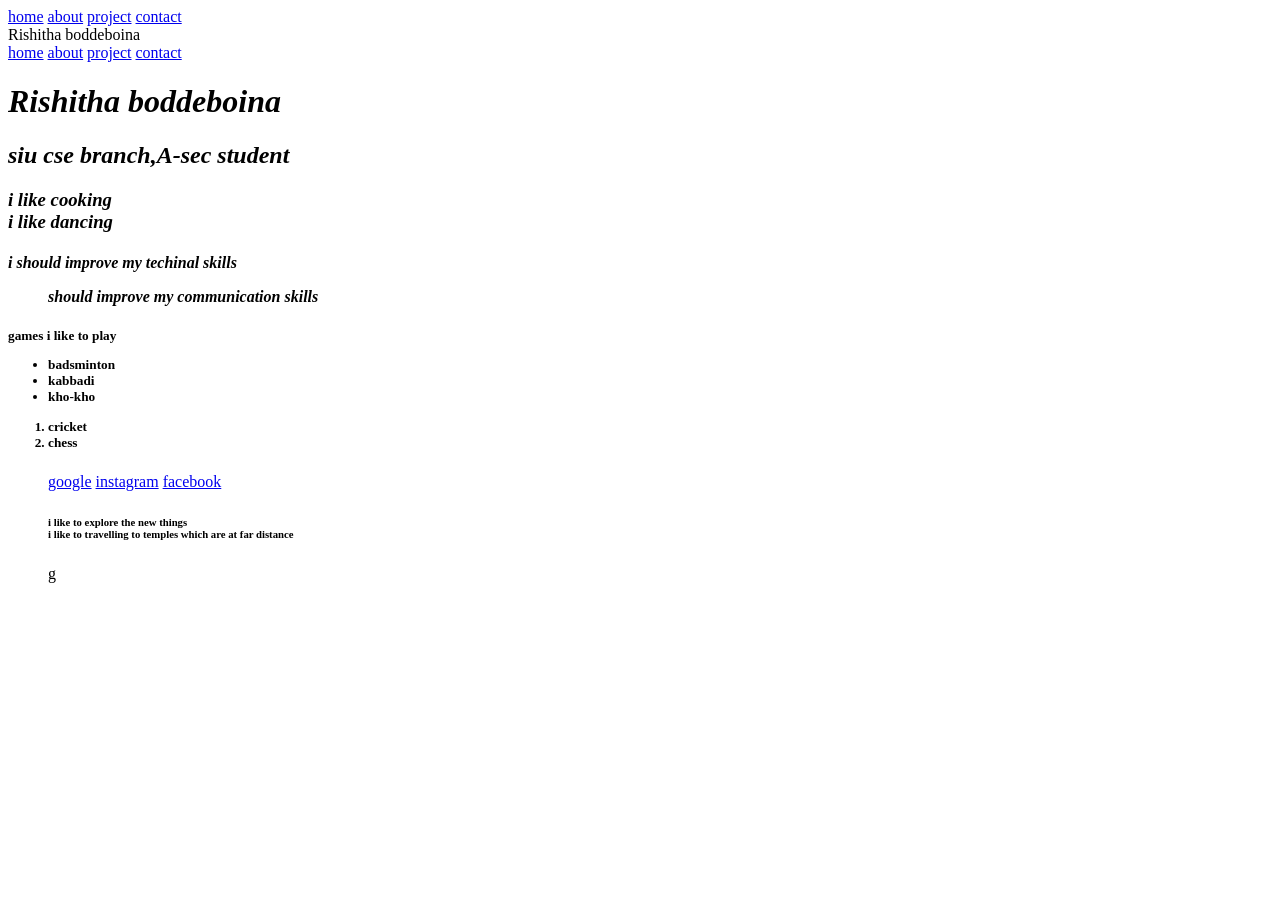
<file: index.html>
<!DOCTYPE html>
<html lang="en">
<head>
     <meta charset="UTF-8">
     <meta name="viewport" content="width=device-width, initial-scale=1.0">
     <title>Document</title>
     
</head>
<body>
        <header>
             <nav>
                <a href="index.html">home</a>
                <a href="about.html">about</a>
                <a href="project.html">project</a>
                <a href="contact.html">contact</a>
             </nav>
        </header>

</body>
</html>



<html></html>
     <head></head>
          <title></title>
          Rishitha boddeboina
          <title></title>
     <head></head>
    
<body>

         <header>
              <nav>
                  <a href="index.html">home</a>
                  <a href="about.html">about</a>
                  <a href="project.html">project</a>
                  <a href="contact.html">contact</a>
              </nav>
         <header></header>
     <h1><em>Rishitha boddeboina</em></h1>
     <h2><em>siu cse branch,A-sec student</em></h2>
     <h3><em>i like cooking <br> i like dancing</em></h3>
     <h4><em> i should improve my techinal skills <ol>should improve my communication skills</ol></em></h4>
     <h5>games i like to play
        <ul>
            <li>badsminton</li>
            <li>kabbadi</li>
            <li>kho-kho</li>
        </ul>
        <ol>
            <li>cricket</li>
            <li>chess</li>
     </h5>
     <blockquote>
      <a href="https://www.google.com" target="blank">google</a>
      <a href="https://www.instagram.com" target="blank">instagram</a>
      <a href="https://www.facebook.com" target="blank">facebook</a>
     <h6>i like to explore the new things <br>i like to travelling to temples which are at far distance</h6>
<body></body>
<html></html>        g
</file>
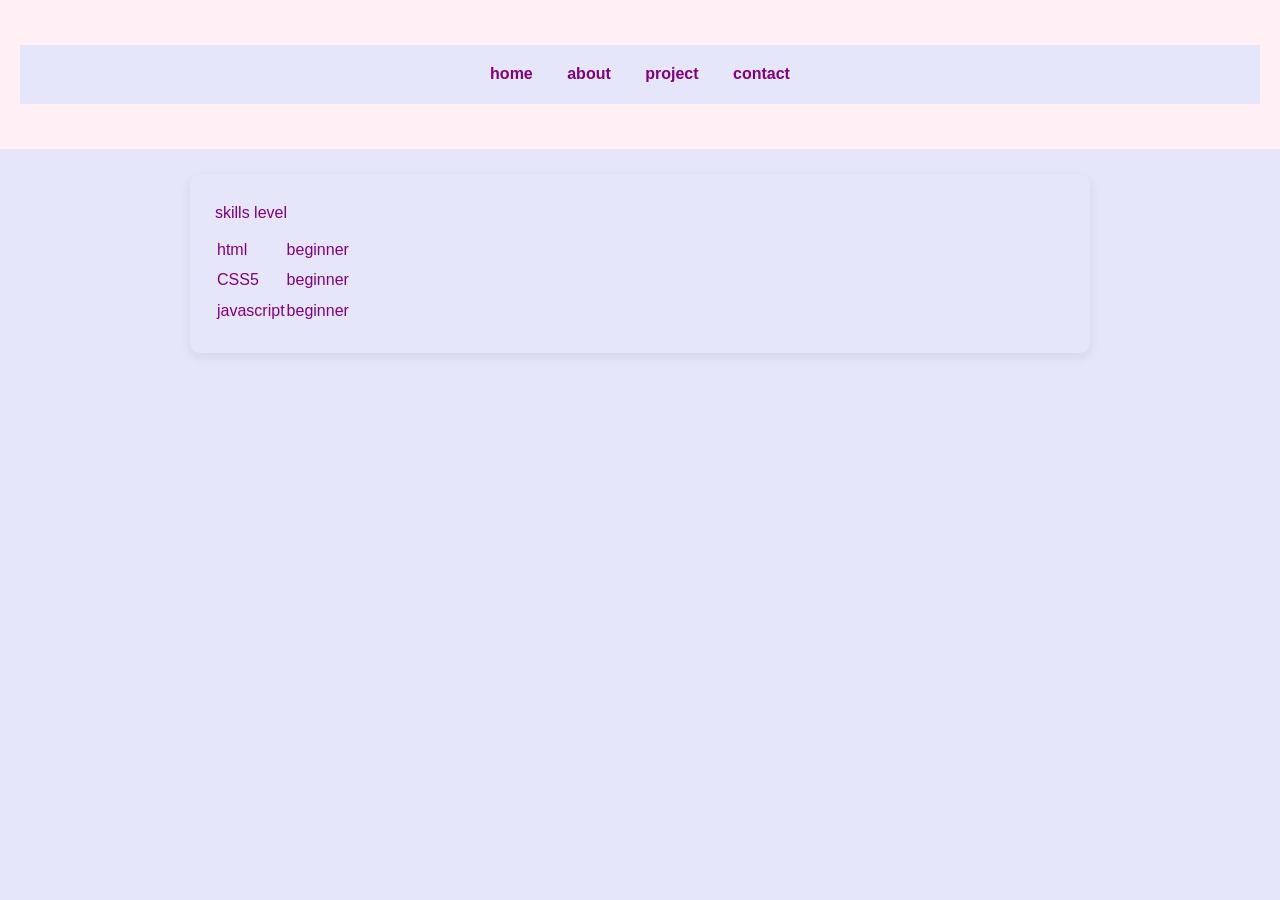
<file: about.html>
<!DOCTYPE html>
<html lang="en">
<head>
     <meta charset="UTF-8">
     <meta name="viewport" content="width=device-width, initial-scale=1.0">
     <title>Document</title>
     <title>HTML Accesibility example</title>
     <link rel="stylesheet" href="style.css">
</head>
<body>
        <header>
             <nav>
                <a href="index.html">home</a>
                <a href="about.html">about</a>
                <a href="project.html">project</a>
                <a href="contact.html">contact</a>
             </nav>
        </header>
        <main>
          <section>
               <table>
                    <thead>
                         <tr>
                              skills
                         <tr>
                         <tr>
                               level
                         </tr>
                         </tr>
                    </thead>
                    <tbody>
                         <tr>
                            <td>
                               html
                            </td>
                            <td>
                                beginner
                            </td>
                         </tr>
                         <tr>
                             <td>CSS5</td>
                             <td>beginner</td>
                         </tr>
                         <tr><td>javascript</td><td>beginner</td></tr>
                    </tbody>
               </table>
          </section>
        </main>
</body>
</html>
</file>
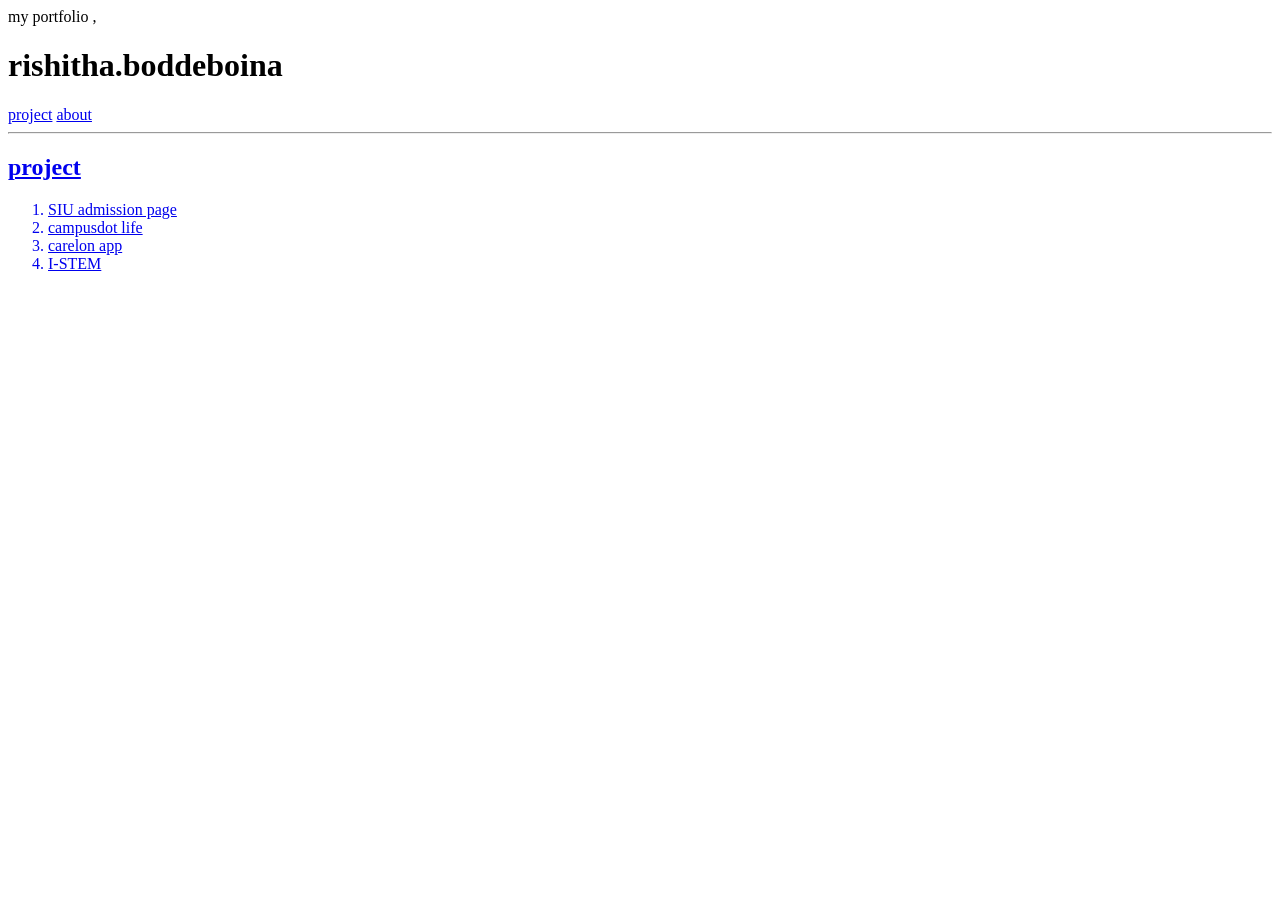
<file: rishi.html>
<!DOCTYPE html>
<html></html>
     <head></head>
          <title></title>
                my portfolio
          <title></title>
     <head></head>,
     <body></body>
          <header></header>
                 <h1>rishitha.boddeboina</h1>
                 <nav class="nav">
                     <a href="#project">project</a>
                     <a href="#about">about</a>
                     <a href="https://www.google.com"</a>
                 </nav>
          </header>
          <hr>
          <main>
              <section id="project">
                  <h2>project</h2>
                  <ol>
                      <li>SIU admission page</li>
                      <li>campusdot life</li>
                      <li>carelon app</li>
                      <li>I-STEM</li>
                  </ol>
                  </h2>
     <body></body>
<html></html>
</file>
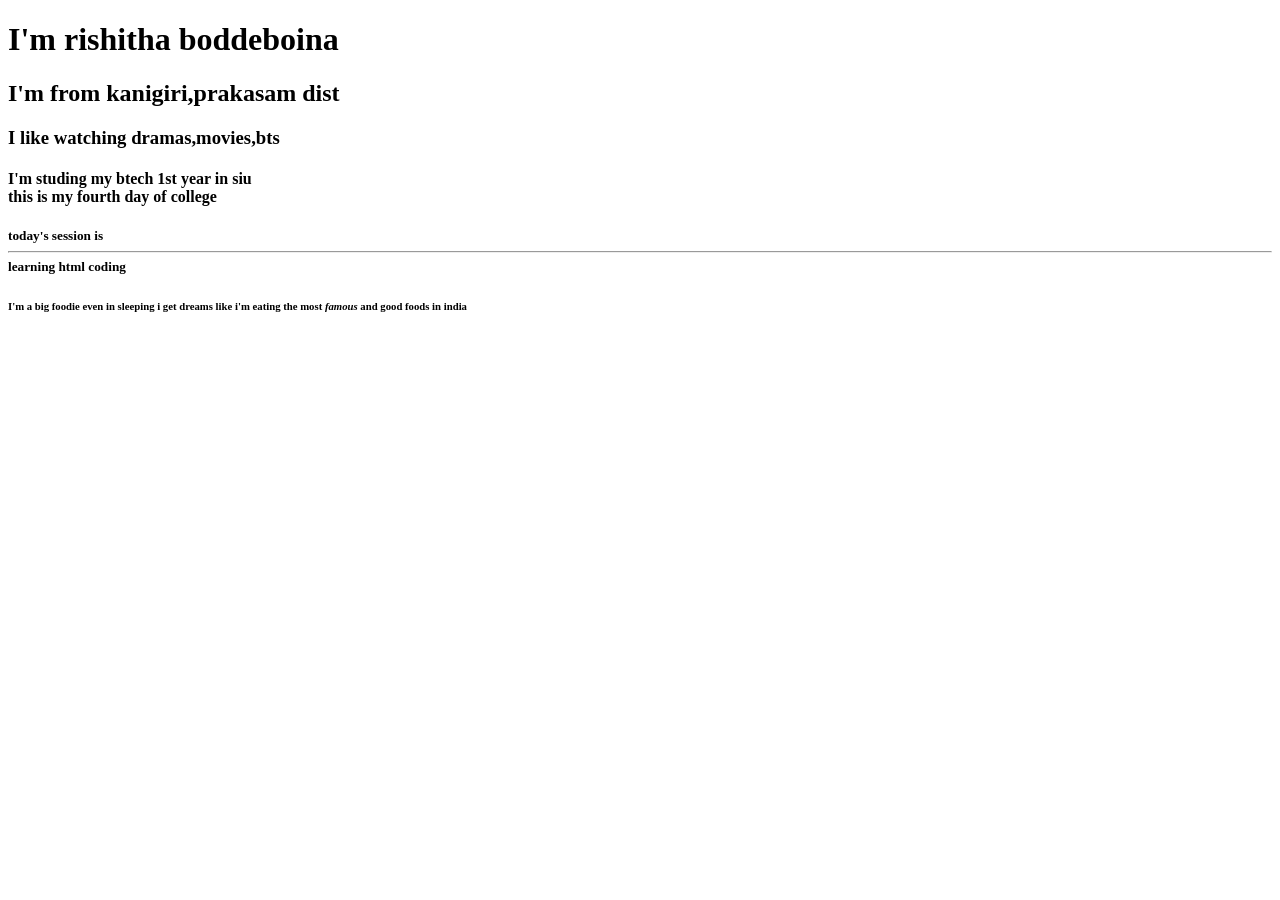
<file: rishitha.html>
<!DOCTYPE html>
</html>
      <head></head>
           <body></body>
                <h1>I'm rishitha boddeboina</h1>
                <h2>I'm from kanigiri,prakasam dist</h2>
                <h3>I like watching dramas,movies,bts</h3>
                <h4>I'm studing my btech 1st year in siu <br> this is my fourth day of college</h4>
                <h5>today's session is <hr> learning html coding</h5>
                <h6>I'm a big foodie even in sleeping i get dreams like i'm eating the most <em>famous</em> and good foods in india</h6>
          <body></body>
      <head></head>
<html>
</file>
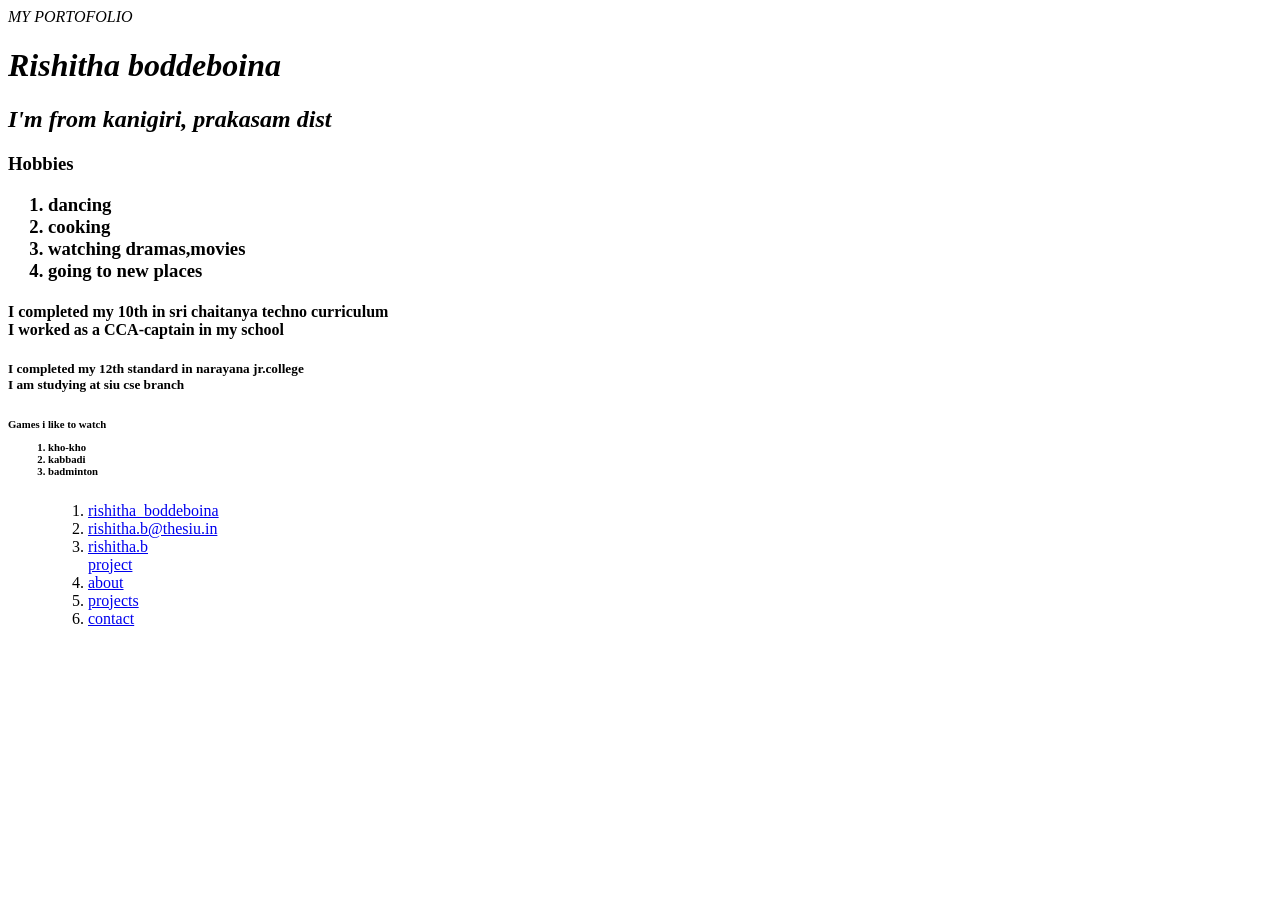
<file: siu.html>
<!DOCTYPE html>
<html></html>
     <head></head>
          <title></title>
                <em>MY PORTOFOLIO</em>
          <title></title>
     <head></head> 
<body></body>
     <h1><em>Rishitha boddeboina</em></h1> 
     <h2><em>I'm from kanigiri, prakasam dist</em></h2>
     <h3><strong>Hobbies</strong>
        <ol>
           <li>dancing</li>
           <li>cooking</li>
           <li>watching dramas,movies</li>
           <li>going to new places</li>
     </h3> 
     <h4>I completed my 10th in sri chaitanya techno curriculum<br>I worked as a CCA-captain in my school</h4>
     <h5>I completed my 12th standard in narayana jr.college<br>I am studying at siu cse branch</h5>
     <h6><strong>Games i like to watch</strong>
        <ol>
           <li>kho-kho</li> 
           <li>kabbadi</li>
           <li>badminton</li>
     </h6>
     <blockquote>
          <ol>
             <li><a href="https://www.instgram.com"target="blank">rishitha_boddeboina</a></li>
             <li><a href="https://www.google.com"target="blank">rishitha.b@thesiu.in</a></li>
             <li><a href="https://www.github.com"target="blank">rishitha.b</a></li
             <li><a href="project">project</a></li> 
             <li><a href="about.html">about</a></li>
             <li><a href="projects.html">projects</a></li>
             <li><a href="contact.html">contact</a></li>
          </ol>
<body></body>
<html></html>
</file>
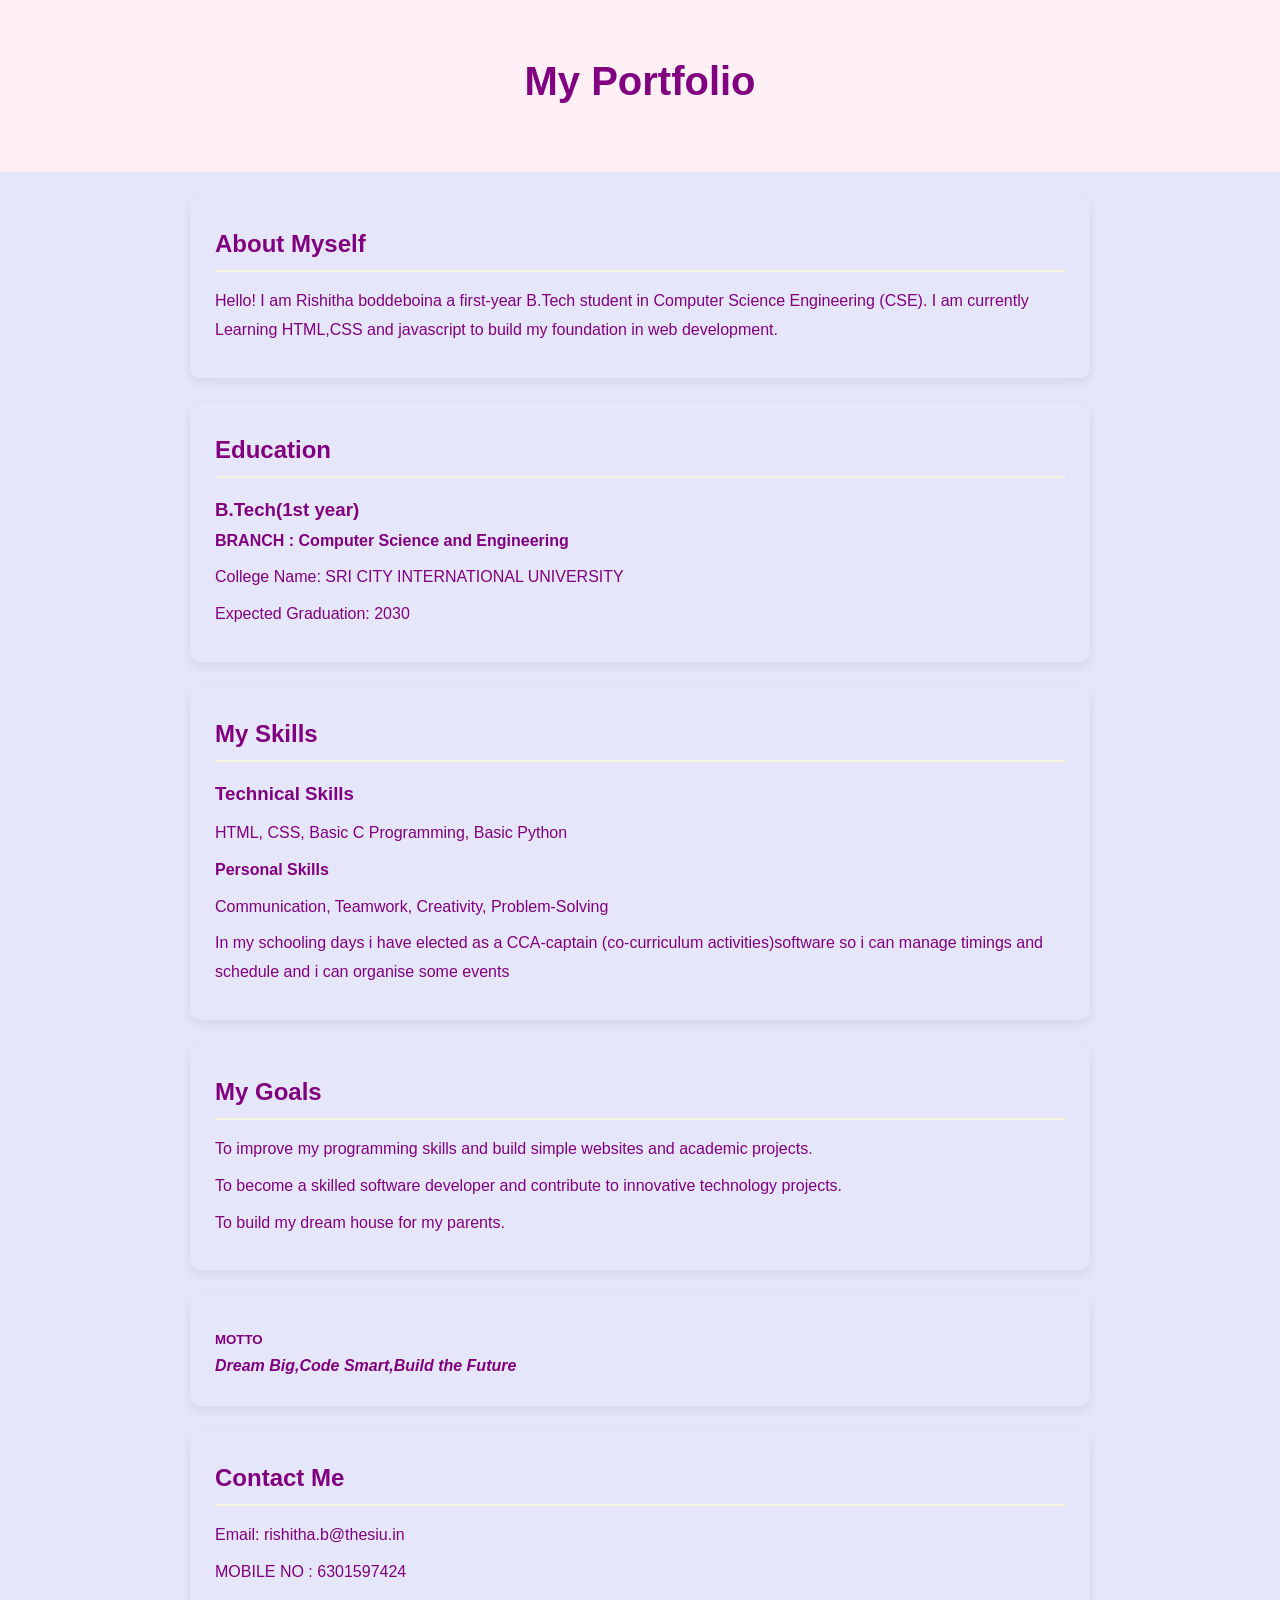
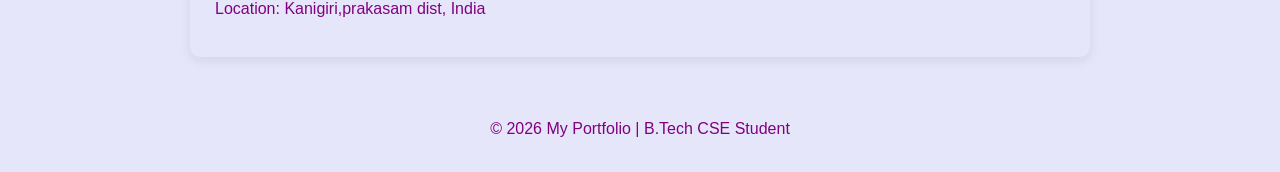
<file: sricity.html>
<!DOCTYPE html>
<html lang="en">
<head>
    <meta charset="UTF-8">
    <meta name="viewport" content="width=device-width, initial-scale=1.0">
    <title>My Professional Portfolio</title>
    <link rel="stylesheet" href="style.css">
</head>

<body>

    <header>
        <h1>My Portfolio</h1>
    </header>

    

    <section id="about">
        <h2>About Myself</h2>
        <p>
            Hello! I am Rishitha boddeboina a first-year B.Tech student 
            in Computer Science Engineering (CSE). I am currently Learning
            HTML,CSS and javascript to build my foundation in web development.
        </p>
    </section>

    <section id="education">
        <h2>Education</h2>
        <h3>B.Tech(1st year)</h3>
        <h4> BRANCH : Computer Science and Engineering</h4>
        <p>College Name: SRI CITY INTERNATIONAL UNIVERSITY</p>
        <p>Expected Graduation: 2030</p>
    </section>

    <section id="skills">
        <h2>My Skills</h2>
        <h3>Technical Skills</h3>
        <p>HTML, CSS, Basic C Programming, Basic Python</p>

        <h4>Personal Skills</h4>
        <p>Communication, Teamwork, Creativity, Problem-Solving</p>
        <p>In my schooling days i have elected as a CCA-captain (co-curriculum activities)software
            so i can manage timings and schedule and i can organise some events 
        </p>
    </section>

    <section id="goals">
        <h2>My Goals</h2>
        
        <p>
            To improve my programming skills and build
            simple websites and academic projects.
        </p>
    
        <p>
            To become a skilled software developer and
            contribute to innovative technology projects.
        </p>
        <p>
            To build my dream house for my parents.
        </p>
    </section>
    <section id="motto">
        <h5>MOTTO</h5>
        <h6>Dream Big,Code Smart,Build the Future</h6>
    </section>

    <section id="contact">
        <h2>Contact Me</h2>
        <p>Email: rishitha.b@thesiu.in</p>
        <P> MOBILE NO : 6301597424</P>
        <p>Location: Kanigiri,prakasam dist, India</p>
    </section>

    <footer>
        <p>&copy; 2026 My Portfolio | B.Tech CSE Student</p>
    </footer>

</body>
</html>
</file>
<file: style.css>
* {
    margin: 0;
    padding: 0;
    box-sizing: border-box;
}

body {
    font-family: Arial, sans-serif;
    background-color: lavender;
    color: purple;
    line-height: 1.8;
}

header {
    background: lavenderblush;
    color: purple;
    text-align: center;
    padding: 45px 20px;
}

header h1 {
    font-size: 40px;
    margin-bottom: 10px;
    text-align: center;
}

header p {
    font-size: 18px;
}

nav {
    background-color: lavender;
    text-align: center;
    padding: 15px;
}

nav a {
    color: purple;
    text-decoration: none;
    margin: 0 15px;
    font-weight: bold;
}

nav a:hover {
    color: purple;
}

section {
    background-color:lavender;
    margin: 25px auto;
    padding: 25px;
    width: 85%;
    max-width: 900px;
    border-radius: 10px;
    box-shadow: 0 4px 12px rgba(0, 0, 0, 0.08);
}

h2 {
    color: purple;
    margin-bottom: 15px;
    border-bottom: 2px solid beige;
    padding-bottom: 5px;
}

h3 {
    color: purple;
    margin-top: 12px;
}

h4 {
    color: purple;
}

h5 {
    color: purple;
    margin-top: 8px;
}

h6 {
    color: purple;
    font-size: 16px;
    font-style: italic;
}

p {
    font-size: 16px;
    margin: 8px 0;
}

footer {
    background-color:lavender;
    color: purple;
    text-align: center;
    padding: 20px;
    margin-top: 30px;
}

@media (max-width: 600px) {
    header h1 {
        font-size: 30px;
    }

    nav a {
        display: inline-block;
        margin: 5px 8px;
    }

    section {
        width: 92%;
        padding: 18px;
    }
}
</file>
